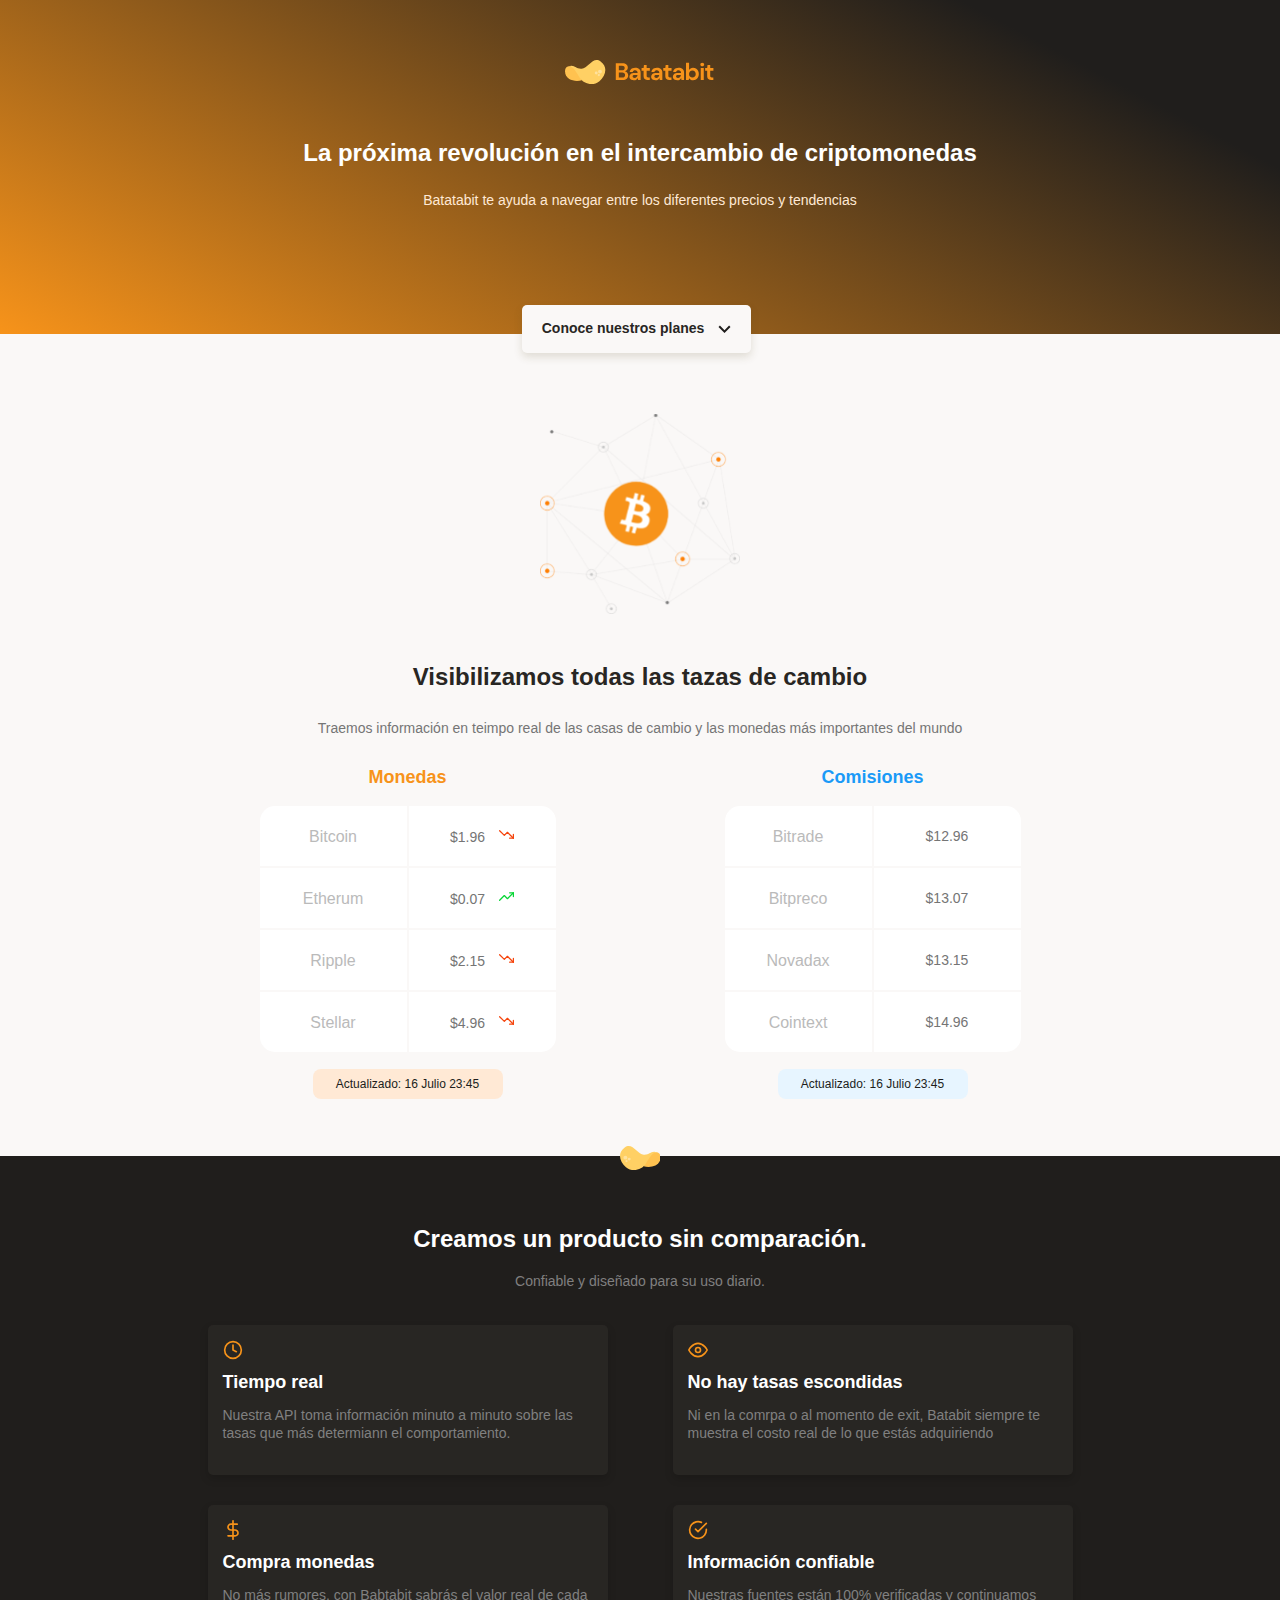
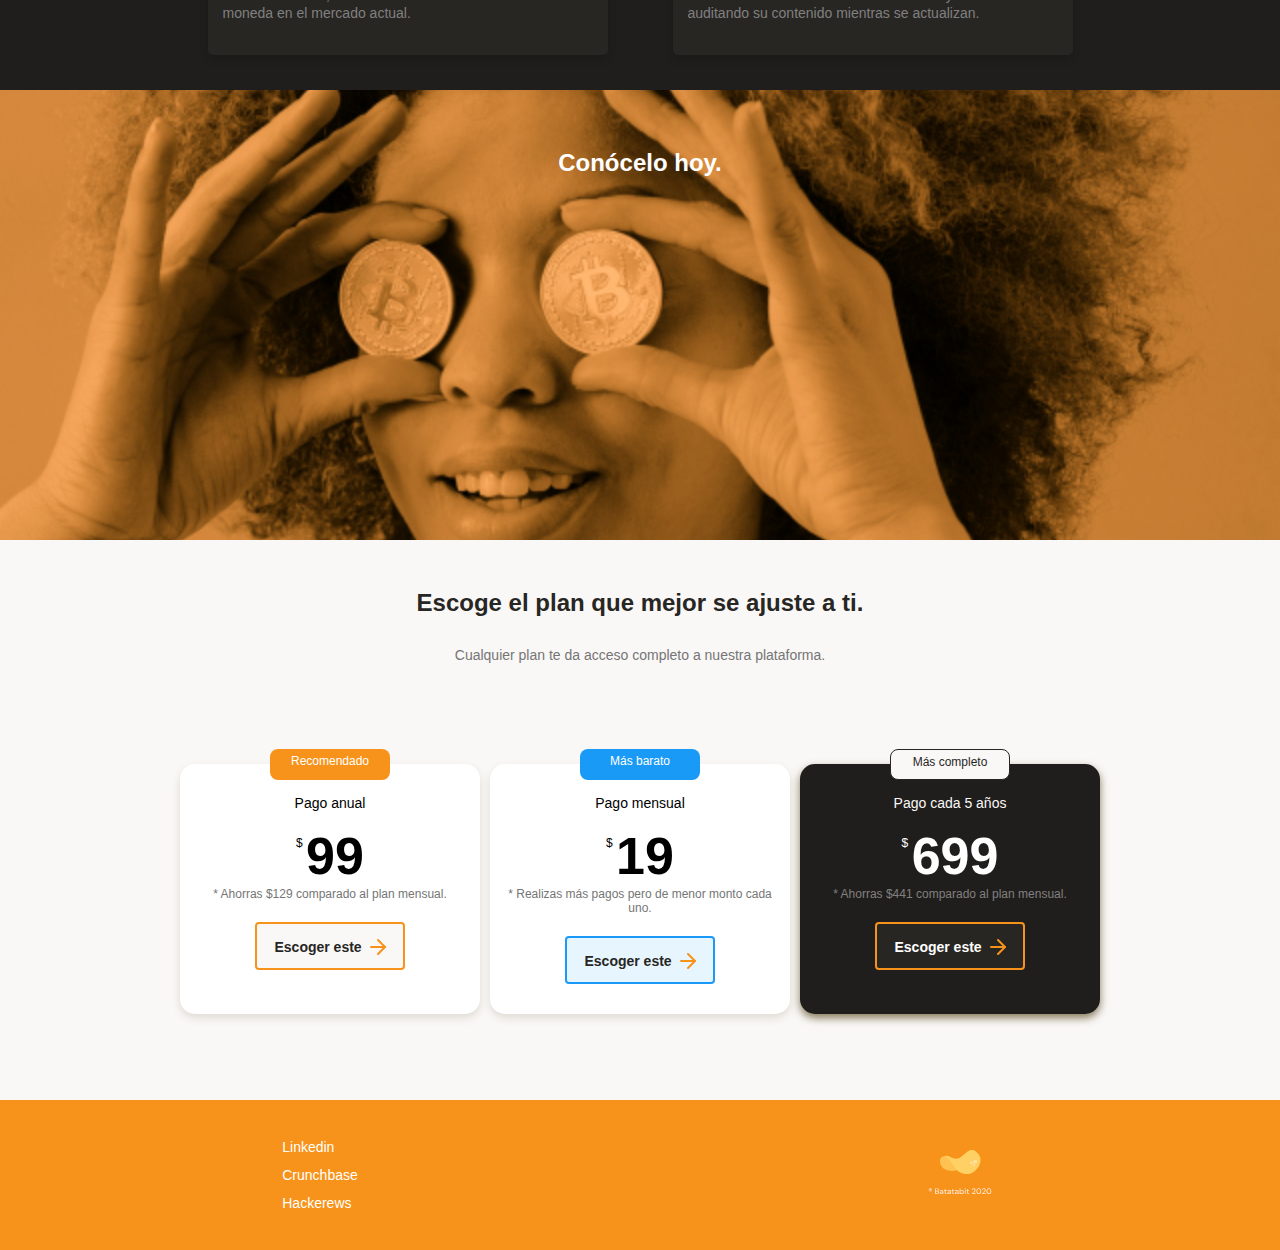
<file: Curso Responsive Design/index.html>
<!DOCTYPE html>
<html lang="en">
<!-- link: 
    https://www.figma.com/file/sMmlQaZldfDcLERYYWe6h4/Bata-Bit?node-id=44%3A594
 -->
 <head>
    <meta charset="UTF-8">
    <meta http-equiv="X-UA-Compatible" content="IE=edge">
    <meta name="viewport" content="width=device-width, initial-scale=1.0">
    <title>Document</title>
    <link href=“https://fonts.googleapis.com/css2?family=DM+Sans:wght@400;500;700&family=Inter:wght@300;500&display=swap” rel=“stylesheet”>
    <link rel="stylesheet" href="./normalize.css">
    <link rel="stylesheet" href="./style.css">
    <link rel="stylesheet" href="./css/tablet.css" media="(min-width: 930px)">
 </head>
 <body>
    <header>
        <img src="./assets/img/logo.svg" alt="">
        <div class="header--title-container">
            <h1>La próxima revolución en el intercambio de criptomonedas</h1>
            <p>Batatabit te ayuda a navegar entre los diferentes precios y tendencias</p>
            <a href="#plans" class="header--button">Conoce nuestros planes <span></span></a>
                
        </div>
    </header>
    <main>
        <section class="main-exchange-container">
            <div class="backgroundImg"></div>
            <div class="main-exchange-container--title">
                <h2>Visibilizamos todas las tazas de cambio</h2>
                <p>Traemos información en teimpo real de las casas de cambio y las monedas más importantes del mundo</p>
            </div>
            <section class="main-tables-container">
                <div class="main-currency-table">
                    <p class="currency-table--title">Monedas</p>
                    <div class="currency-table--container">
                        <table>
                            <tr>
                                <td class="table__top-left">Bitcoin</td>
                                <td class="table__top-right table__right">$1.96 <span class="down"></span></td>
                            </tr>
                            <tr>
                                <td>Etherum</td>
                                <td class="table__right">$0.07 <span class="up"></span></td>
                            </tr>
                            <tr>
                                <td>Ripple</td>
                                <td class="table__right">$2.15 <span class="down"></span></td>
                            </tr>
                            <tr>
                                <td class="table__bottom-left">Stellar</td>
                                <td class="table__bottom-right table__right">$4.96 <span class="down"></span></td>
                            </tr>
                        </table>
                    </div>
                    <div class="currency-table--date">
                        <p><b>Actualizado:</b>
                             16 Julio 23:45
                        </p>
                    </div>
                </div>
                <!-- Comienzo segunda tabla-->
                <div class="main-comissions-table">
                <p class="comissions-table--title">Comisiones</p>
                <div class="comissions-table--container">
                    <table>
                            <tr>
                                <td class="table__top-left">Bitrade</td>
                                <td class="table__top-right table__right">$12.96 </span></td>
                            </tr>
                            <tr>
                                <td>Bitpreco</td>
                                <td class="table__right">$13.07 </span></td>
                            </tr>
                            <tr>
                                <td>Novadax</td>
                                <td class="table__right">$13.15 </span></td>
                            </tr>
                            <tr>
                                <td class="table__bottom-left">Cointext</td>
                                <td class="table__bottom-right table__right">$14.96 </span></td>
                            </tr>
                        </table>
                    </div>
                    <div class="comissions-table--date">
                        <p><b>Actualizado:</b>
                             16 Julio 23:45
                        </p>
                    </div>
                </div>
                <!-- Fin segunda tabla-->
            </section>

        </section>
        <section class="main-product-detail">
            <span class="product-detail--batata-logo"></span>
            <div class="product-detail--title">
                <h2>Creamos un producto sin comparación.</h2>
                <p>Confiable y diseñado para su uso diario.</p>
            </div>
            <section class="product-cards--contaienr">
                <article class="product-detail--card">
                    <span class="clock"></span>
                    <p class="product--card-title">Tiempo real</p>
                    <p class="product--card-body">Nuestra API toma información minuto a minuto sobre las tasas que más determiann el comportamiento.</p>
                </article>

                <article class="product-detail--card">
                    <span class="eye"></span>
                    <p class="product--card-title">No hay tasas escondidas</p>
                    <p class="product--card-body">Ni en la comrpa o al momento de exit, Batabit siempre te muestra el costo real de lo que estás adquiriendo</p>
                </article>

                <article class="product-detail--card">
                    <span class="dollar-sign"></span>
                    <p class="product--card-title">Compra monedas</p>
                    <p class="product--card-body">No más rumores, con Babtabit sabrás el valor real de cada moneda en el mercado actual.</p>
                </article>

                <article class="product-detail--card">
                    <span class="check-circle"></span>
                    <p class="product--card-title">Información confiable</p>
                    <p class="product--card-body">Nuestras fuentes están 100% verificadas y continuamos auditando su contenido mientras se actualizan.</p>
                </article>
            </section>
        </section>
        <section class="bitcoin-img-container">
            <h2>Conócelo hoy.</h2>
        </section>
        <section id="plans" class="main-plans-container">
            <div class="plans--title">
                <h2>Escoge el plan que mejor se ajuste a ti.</h2>
                <p>Cualquier plan te da acceso completo a nuestra plataforma.</p>
            </div>
            <section class="plans-container--slider">
                <article class="plans-container--card">
                    <p class="recomendado">Recomendado</p>
                    <div class="plan-info-container">
                        <h3 class="plan-card--title">Pago anual</h3>
                        <p class="plan-card--price"><span>$ </span>99</p>
                        <p class="plan-card--saving">* Ahorras $129 comparado al plan mensual.</p>
                        <button class="plan-card--ca">Escoger este <span></span></button>
                    </div>
                </article>
                <!-- Comienzo terera tarjeta-->
                <article class="plans-container--card2">
                    <p class="recomendado2">Más barato</p>
                    <div class="plan-info-container">
                        <h3 class="plan-card2--title">Pago mensual</h3>
                        <p class="plan-card2--price"><span>$ </span>19</p>
                        <p class="plan-card2--saving">* Realizas más pagos pero de menor monto cada uno.</p>
                        <button class="plan-card2--ca">Escoger este <span></span></button>
                    </div>
                </article>
                <!-- Fin terera tarjeta y comienzo de segunda-->
                <article class="plans-container--card3">
                    <p class="recomendado3">Más completo</p>
                    <div class="plan-info-container">
                        <h3 class="plan-card3--title">Pago cada 5 años</h3>
                        <p class="plan-card3--price"><span>$ </span>699</p>
                        <p class="plan-card3--saving">* Ahorras $441 comparado al plan mensual.</p>
                        <button class="plan-card3--ca">Escoger este <span></span></button>
                    </div>
                </article>
                <!-- Fin segunda tarjeta-->
            </section>
        </section>
        <section>
            <article>

            </article>
        </section>
    </main>
    <footer>
        <section class="left">
            <ul>
                <li><a href="#">Linkedin</a></li>
                <li><a href="#">Crunchbase</a></li>
                <li><a href="#">Hackerews</a></li>
            </ul>
        </section>
        <section class="right">
            <img src="./assets/img/logo-footer.svg" alt="Logo de Batatabit 2020">
        </section>
    </footer>
 </body>
</html>
</file>
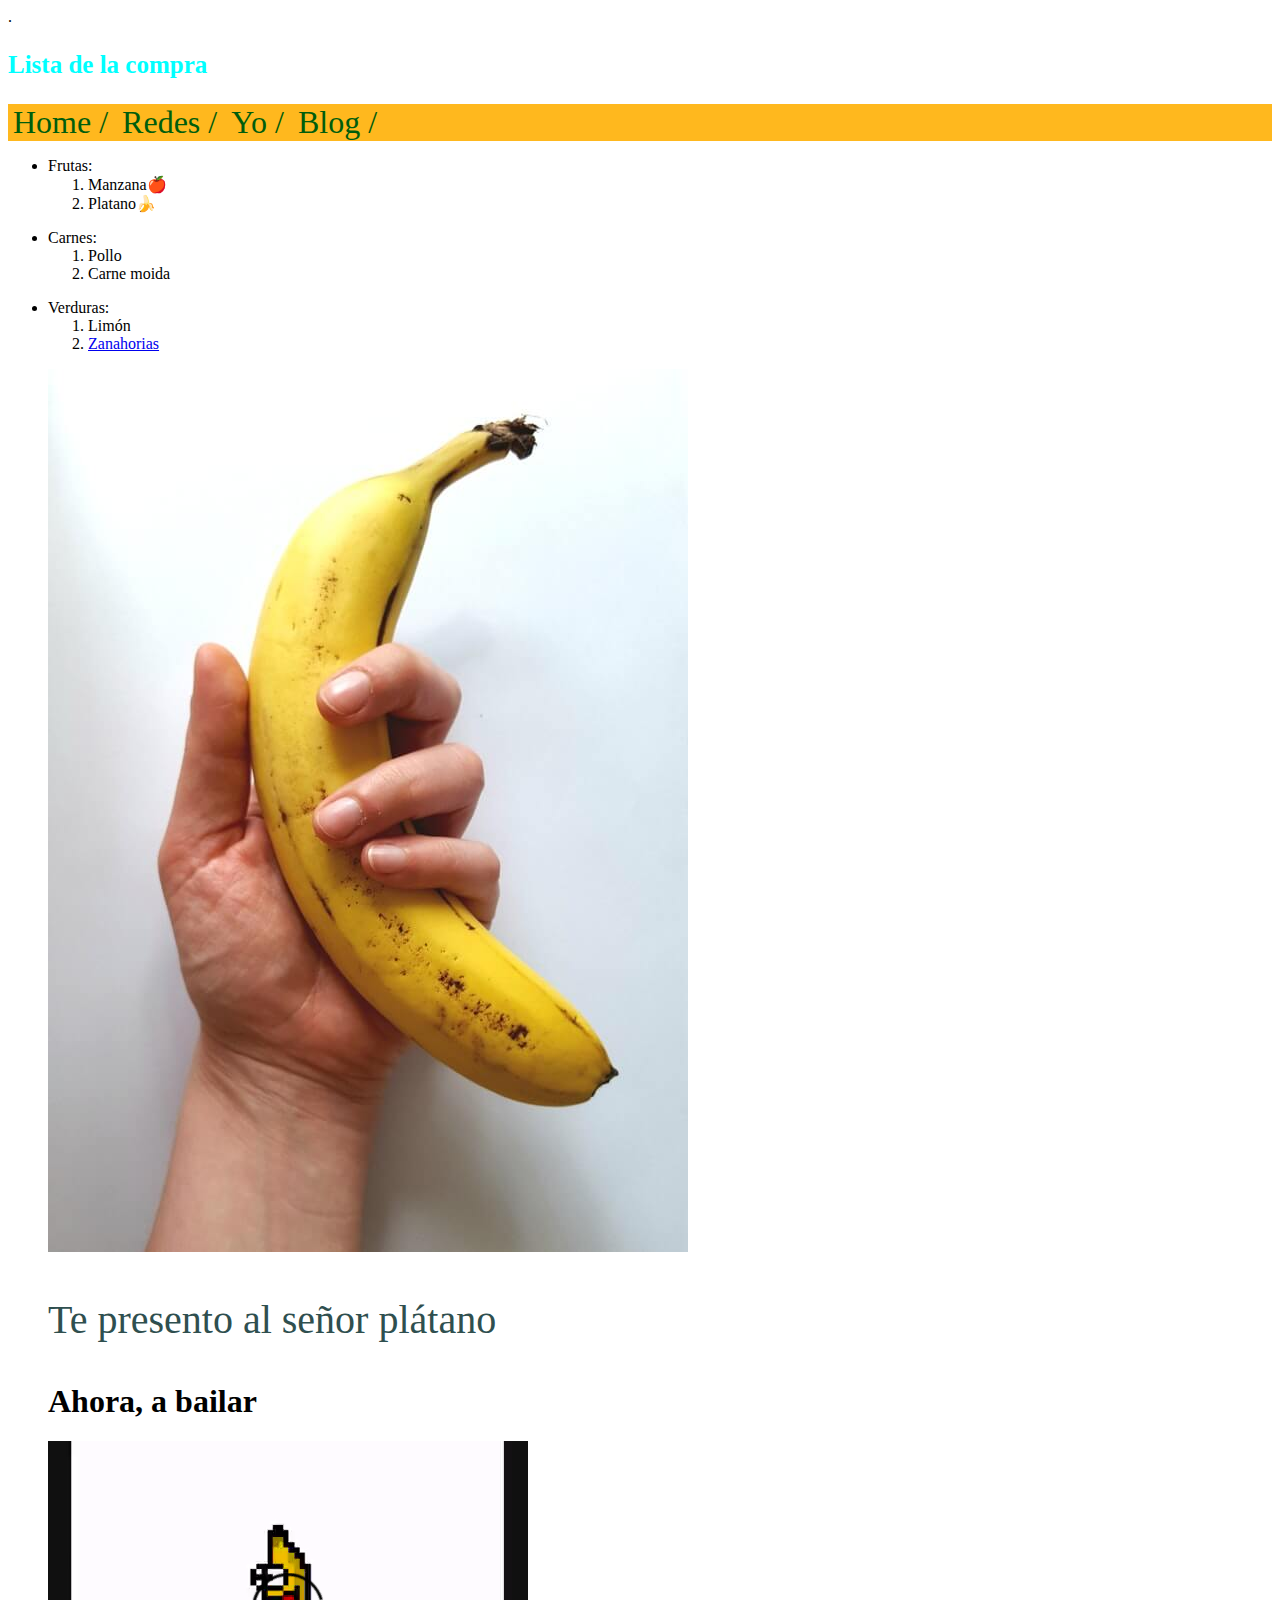
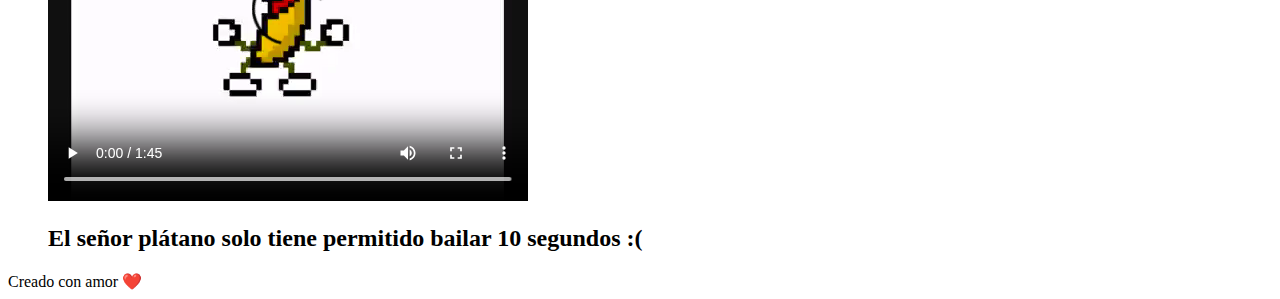
<file: Lista de la compra/index.html>
<!DOCTYPE html>
<html lang="es">.
    <link rel="stylesheet" href="./style.css">
    <body>
        <header>
            <h1>
               <p id="texto">Lista de la compra</p> 
            </h1>
            <nav>
                <ul class="main-nav">
                    <li class="main-nav__item"><a href="">Home</a></li>
                    <li class="main-nav__item"><a href="">Redes</a></li>
                    <li class="main-nav__item"><a href="">Yo</a></li>
                    <li class="main-nav__item"><a href="">Blog</a></li>
                </ul>
            </nav>

        </header>
        <main>
            <ul>
                <li>Frutas:</li>
             <ol>
                <li>Manzana🍎</li>
                <li>Platano🍌</li>
            </ol>
            </ul>
            <ul>
                <li>Carnes:</li>
             <ol>
                <li>Pollo</li>
                <li>Carne moida</li>
            </ol>
            </ul>
            <ul>
                <li>Verduras:</li>
             <ol>
                <li>Limón</li>
                <li><a href='https://www.directoalpaladar.com/ingredientes-y-alimentos/nuestras-mejores-47-recetas-zanahoria'>Zanahorias</a>
                </li>
            </ol>
            </ul>
            <figure>
                <img src="./Small.jpg" alt="Foto de un platano"/>
                <p>Te presento al señor plátano</p>
                <h1>Ahora, a bailar</h1>

                <video controls preload="auto"> <source src="./Plátano_bailando.mp4#t=10,20" > </video>
		<h2>El señor plátano solo tiene permitido bailar 10 segundos :( </h2>
            </figure>



              
        </main>

        <footer>Creado con amor ❤️  </footer>

    </body>


</html>
</file>
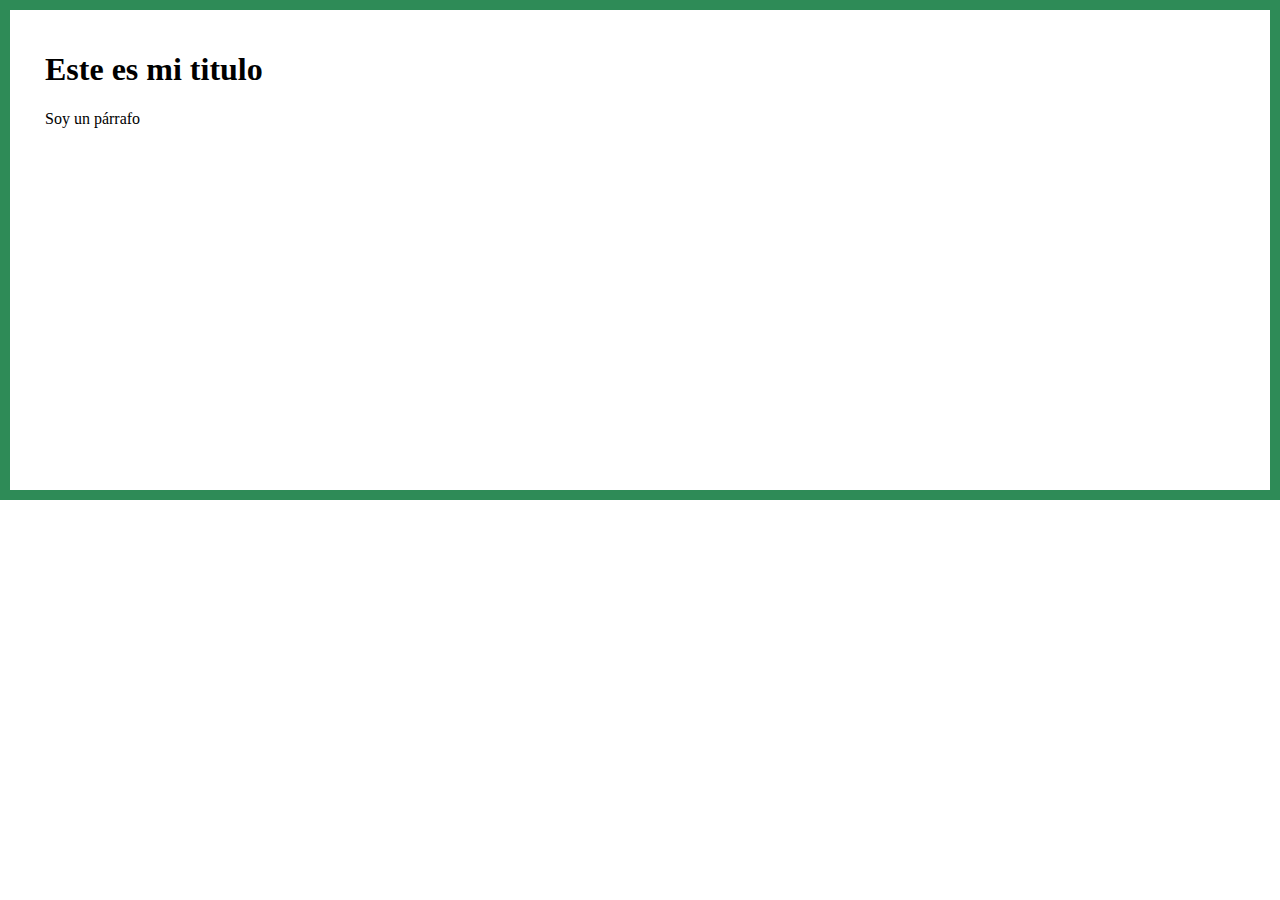
<file: Lista de la compra/Clase Modelo de caja/index.html>
<!DOCTYPE html>
<html lang="en">
<head>
    <meta charset="UTF-8">
    <meta http-equiv="X-UA-Compatible" content="IE=edge">
    <meta name="viewport" content="width=device-width, initial-scale=1.0">
    <title>Modelo de caja</title>
    <link rel="stylesheet" href="./normalize.css">
    <link rel="stylesheet" href="./style.css">

</head>
<body>
    <main>
        <section>
          <h1>Este es mi titulo</h1>  
          <div>
              <p>Soy un párrafo</p>
          </div>
        </section>
    </main>
    
</body>
</html>
</file>
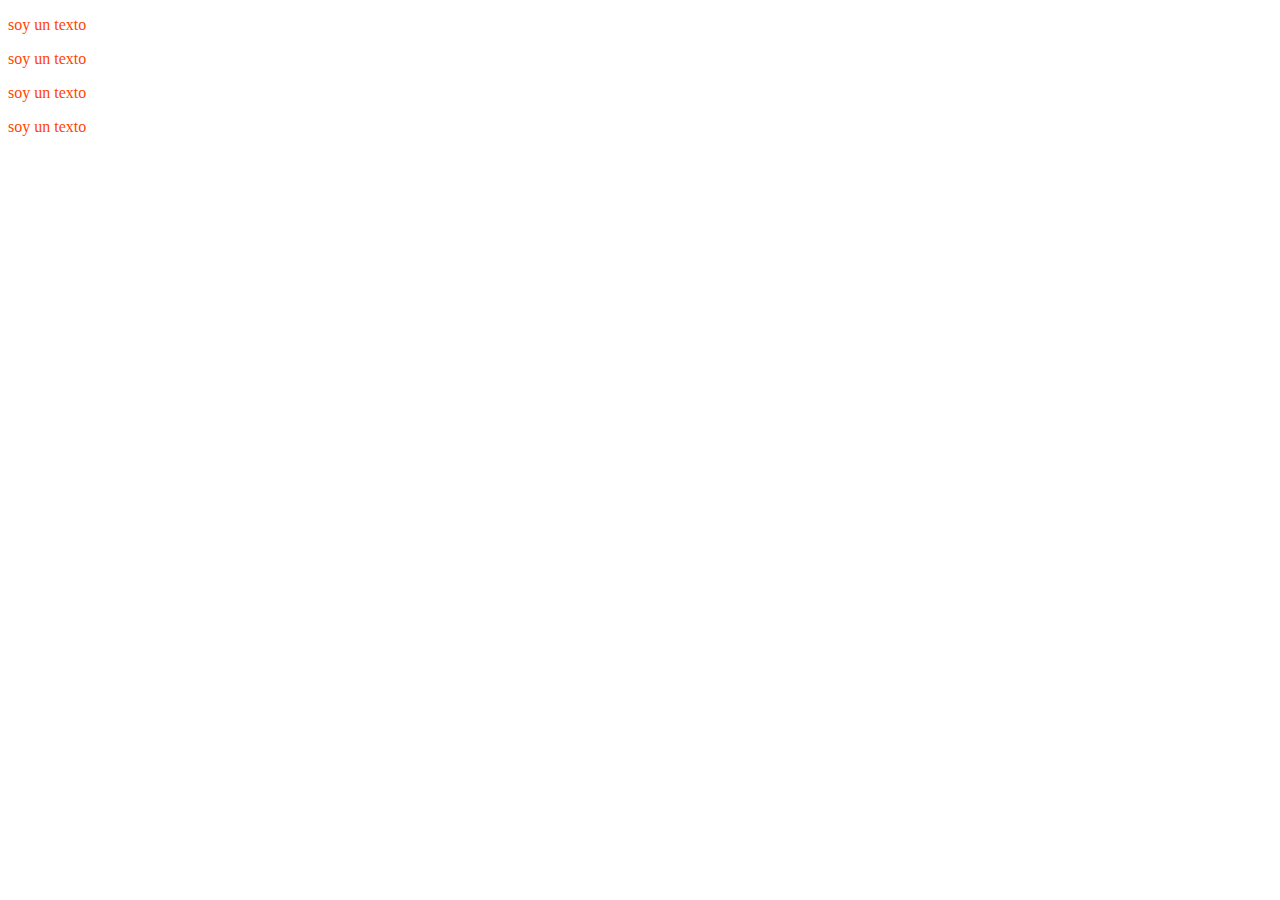
<file: Lista de la compra/ClaseCombinadores/index.html>
<!DOCTYPE html>
<html lang="en">
<head>
    <meta charset="UTF-8">
    <meta http-equiv="X-UA-Compatible" content="IE=edge">
    <meta name="viewport" content="width=device-width, initial-scale=1.0">
    <title>Document</title>
    <link rel="stylesheet" href="./style.css">
</head>
<body>
    <div>
        <article>
            <p>soy un texto</p>
        </article>
        <article>
            <p>soy un texto</p>
        </article>
        <section>
            <div>
                <p>soy un texto</p>
            </div>
        </section>
        <p>soy un texto</p>
<!--         <h2>soy un h2</h2>
        <p>soy un p</p>
        <h2>soy un h2</h2>
        <h3>soy un h3</h3>
        <p>soy un p</p> -->



    </div>

    
</body>
</html>
</file>
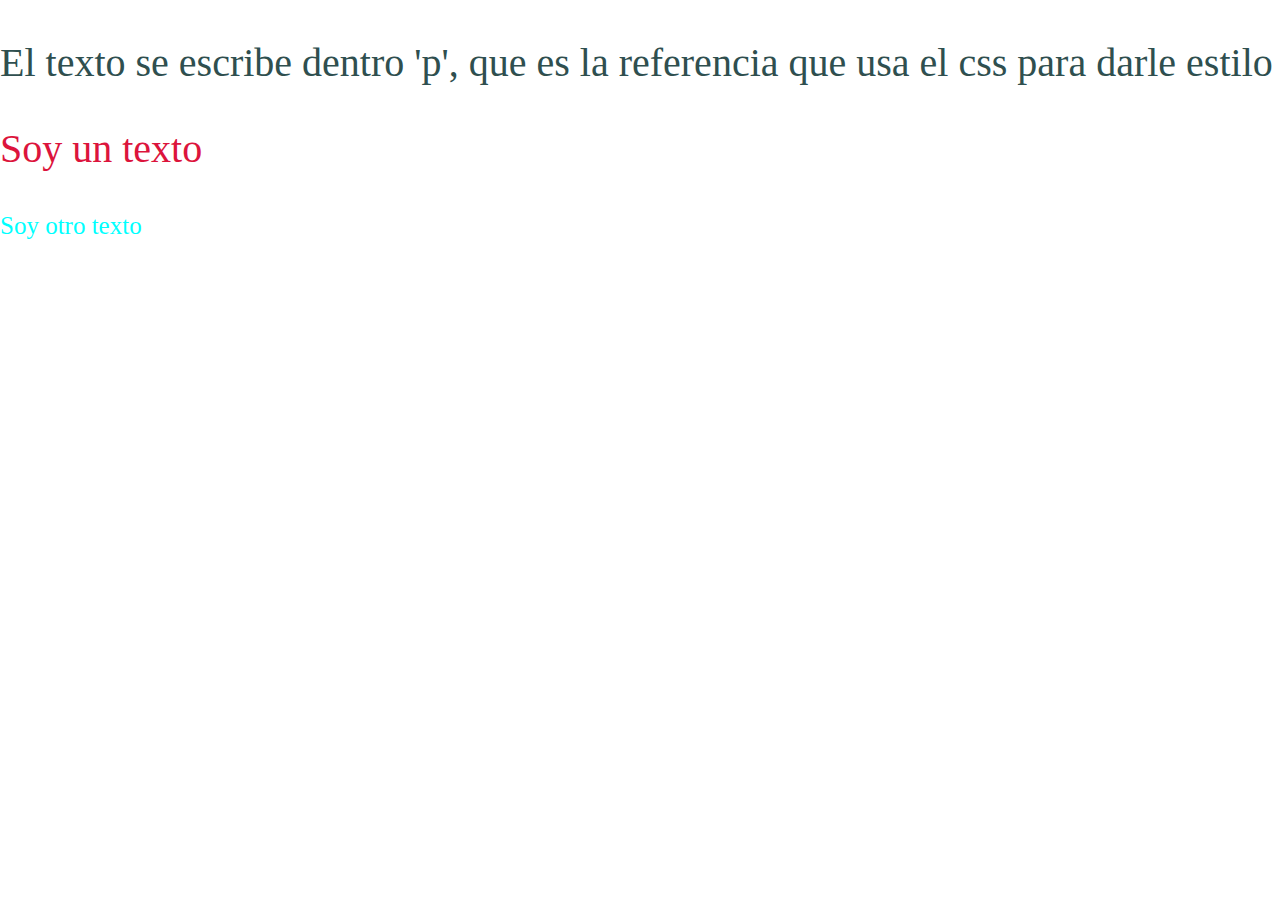
<file: Lista de la compra/ClaseCSS/index.html>
<!DOCTYPE html>
<html lang="en">
<head>
    <meta charset="UTF-8">
    <meta name="viewport" content="width=device-width, initial-scale=1.0">
    <title>Clase CSS</title>
    <link rel="stylesheet" href="./normalize.css">
    <link rel="stylesheet" href="./style.css">

</head>
<body>
    <main>
        <p>El texto se escribe dentro 'p', 
        que es la referencia que
        usa el css para darle estilo</p>
        <p class="parrafo">Soy un texto</p>
        <p id="texto">Soy otro texto</p>
    </main>

    
</body>
</html>
</file>
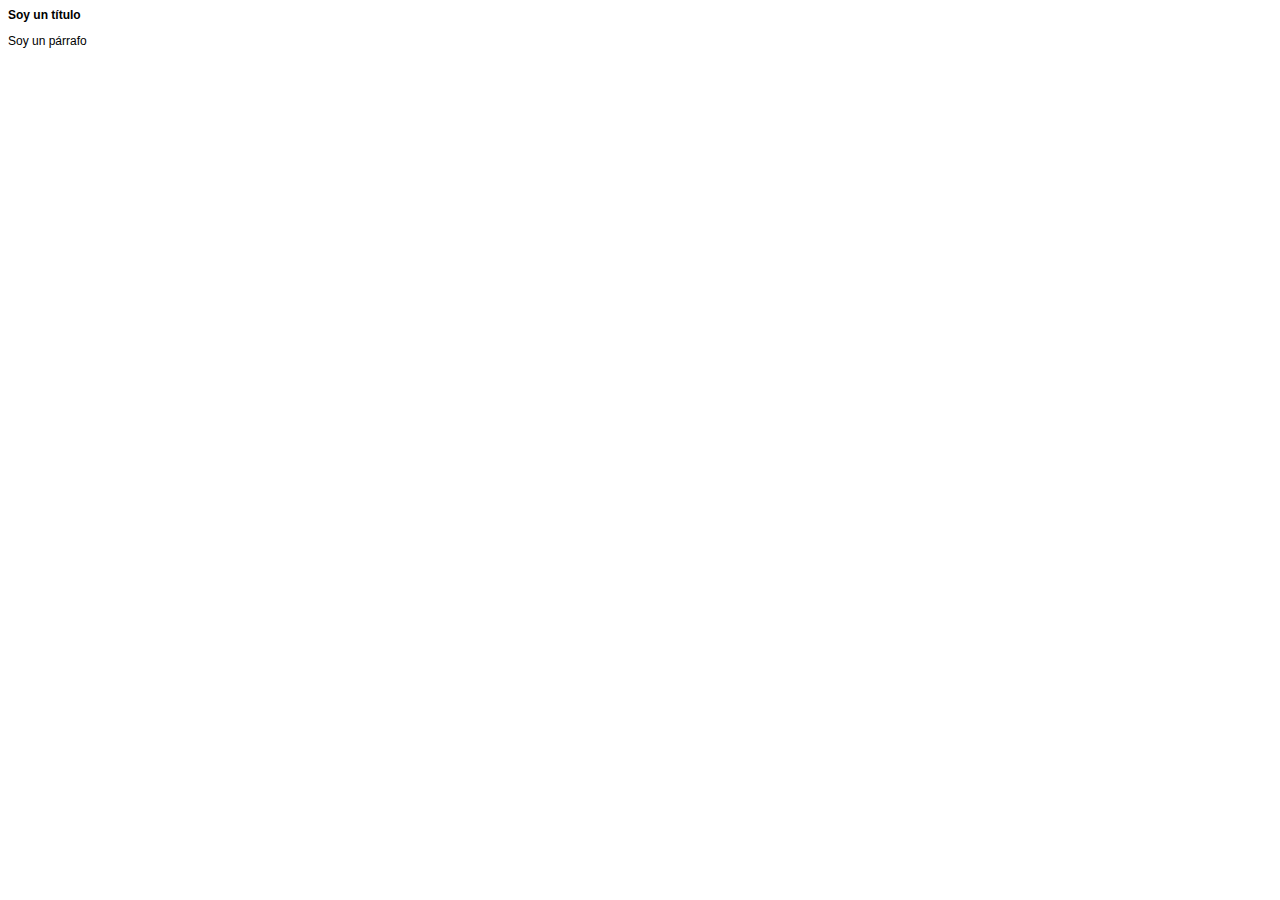
<file: Lista de la compra/ClaseHerencia/index.html>
<!DOCTYPE html>
<html lang="en">
<head>
    <meta charset="UTF-8">
    <meta http-equiv="X-UA-Compatible" content="IE=edge">
    <meta name="viewport" content="width=device-width, initial-scale=1.0">
    <title>Document</title>
    <link rel="stylesheet" href="./style.css">
</head>
<body>
    <main>
        <h1>
            Soy un título
        </h1>
        <p>
            Soy un párrafo
        </p>
    </main>
    
</body>
</html>
</file>
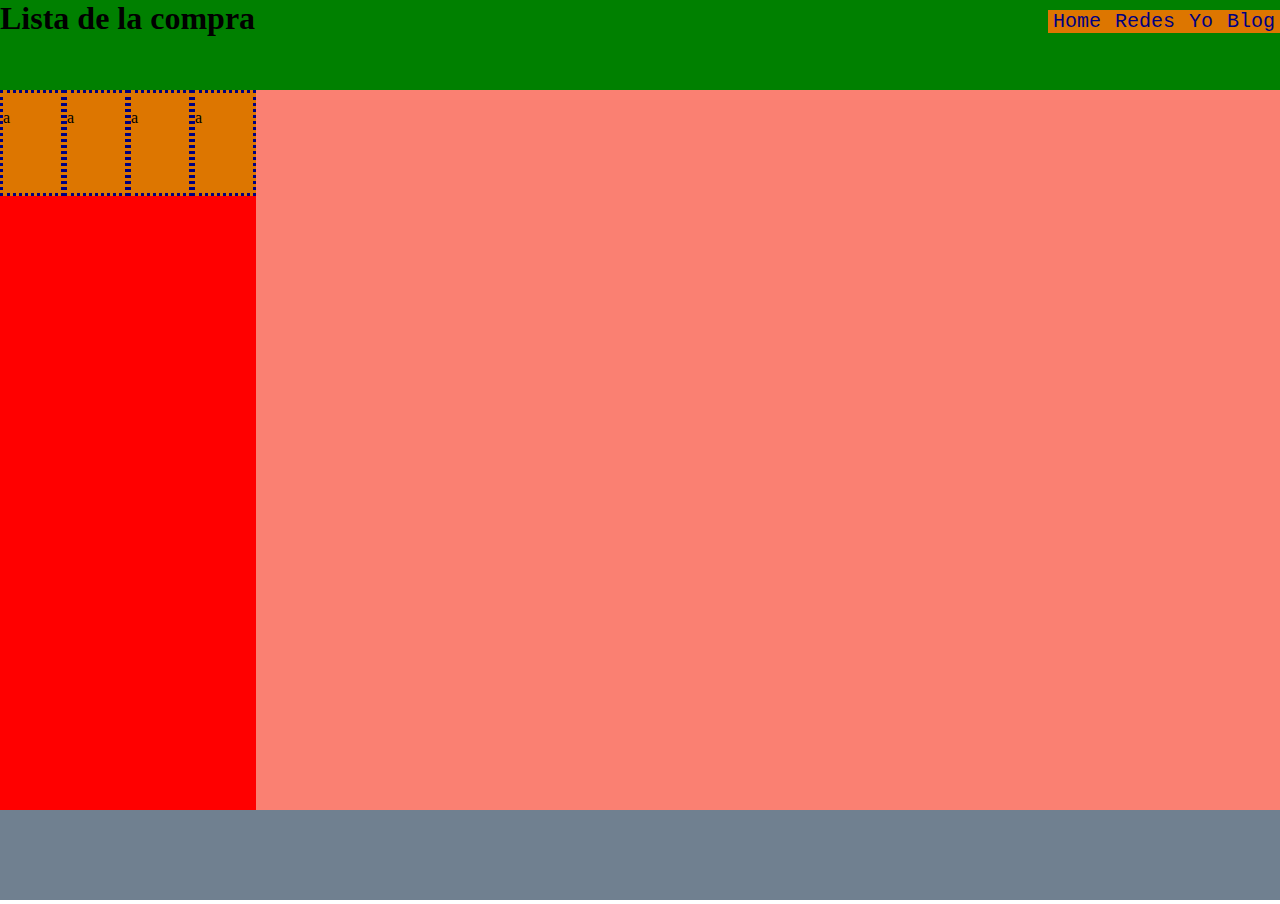
<file: Lista de la compra/ClaseLayout/index.html>
<!DOCTYPE html>
<html lang="en">
<head>
    <meta charset="UTF-8">
    <meta http-equiv="X-UA-Compatible" content="IE=edge">
    <meta name="viewport" content="width=device-width, initial-scale=1.0">
    <title>Document</title>
    <link rel="stylesheet" href="./normalize.css">
    <link rel="stylesheet" href="./style.css">
</head>


<body class=body>
    <header class="body_header">
        <h1 class="h1">
            <p id="texto">Lista de la compra</p> 
         </h1>
         <nav>
             <ul class="header-nav-list">
                 <li class="header-nav__item"><a href="">Home</a></li>
                 <li class="header-nav__item"><a href="">Redes</a></li>
                 <li class="header-nav__item"><a href="">Yo</a></li>
                 <li class="header-nav__item"><a href="">Blog</a></li>
             </ul>
        </nav>
    </header>


    <main class="main">
        
        <section class="body_side-bar">
            
            <section class="body-side-section">
                <p class= "body-side-p">a</p>
            </section>
            <section class="body-side-section">
                <p class= "body-side-p">a</p>
            </section>
            <section class="body-side-section"> 
                <p class= "body-side-p">a</p>
            </section>
            <section class="body-side-section">
                <p class= "body-side-p">a</p>
            </section>

        </section>


        <section class="body_center">
           
        </section>
    </main>

    <footer class="body_footer">
      
    </footer>

    
</body>

</html>
</file>
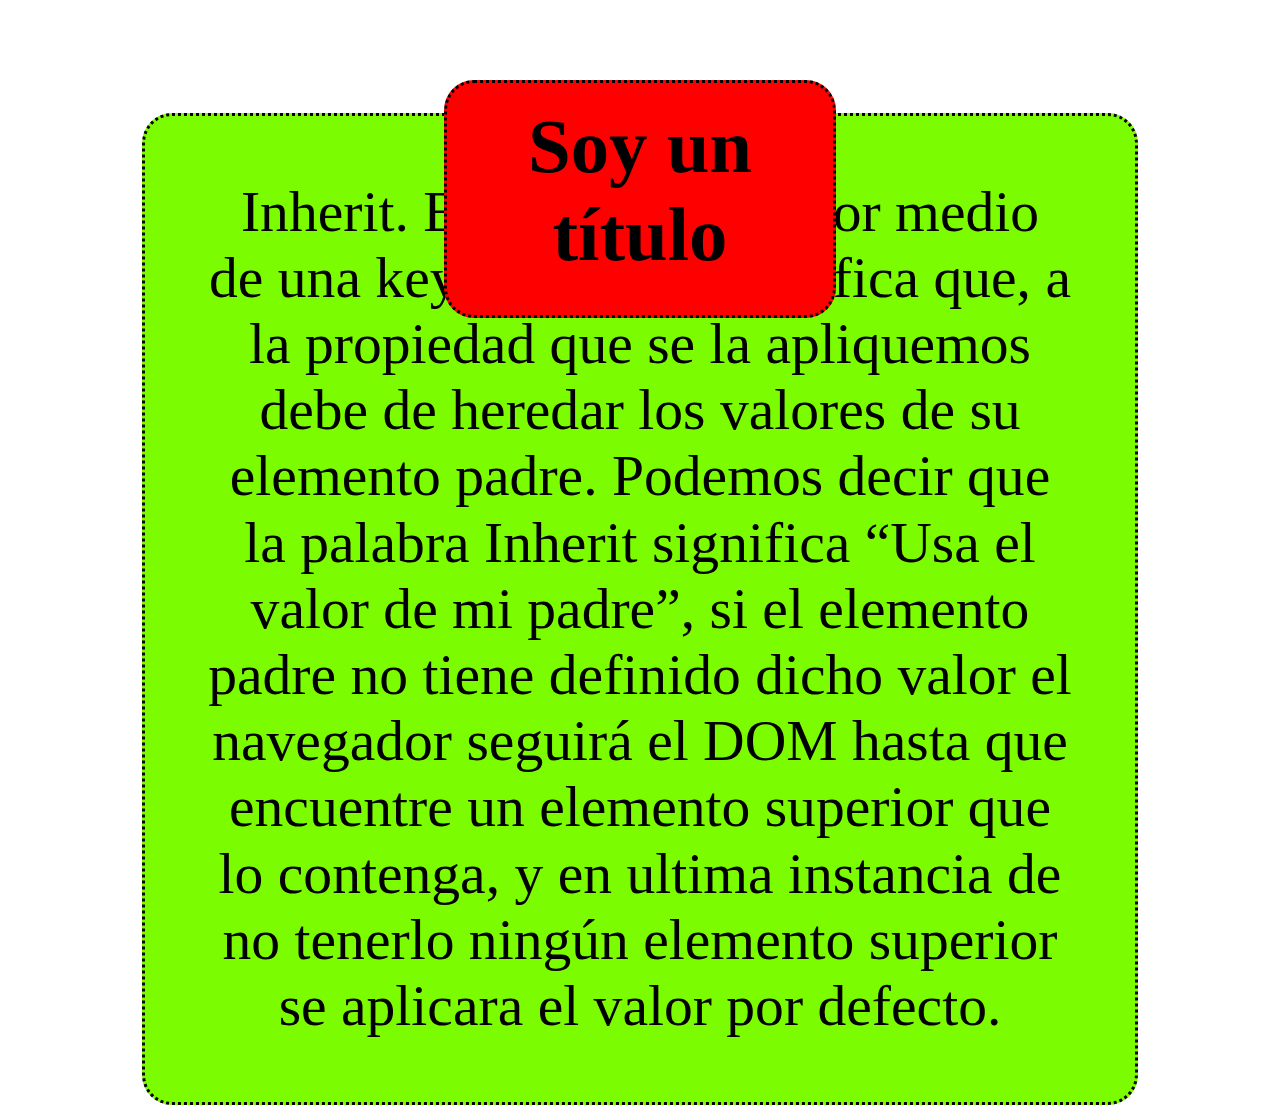
<file: Lista de la compra/ClasePosition/index.html>
<!DOCTYPE html>
<html lang="en">
<head>
    <meta charset="UTF-8">
    <meta http-equiv="X-UA-Compatible" content="IE=edge">
    <meta name="viewport" content="width=device-width, initial-scale=1.0">
    <title>Document</title>
    <link rel="stylesheet" href="./normalize.css">
    <link rel="stylesheet" href="./style.css">

</head>
<body>
    <main>
        <h1 class="titulo">Soy un título</h1>
        <p class="parrafo">
            Inherit. Este es un valor por medio de una keyword que especifica que, a la propiedad que se la apliquemos debe de heredar los valores de su elemento padre. Podemos decir que la palabra Inherit significa “Usa el valor de mi padre”, si el elemento padre no tiene definido dicho valor el navegador seguirá el DOM hasta que encuentre un elemento superior que lo contenga, y en ultima instancia de no tenerlo ningún elemento superior se aplicara el valor por defecto.

        </p>
    </main>
</body>
</html>
</file>
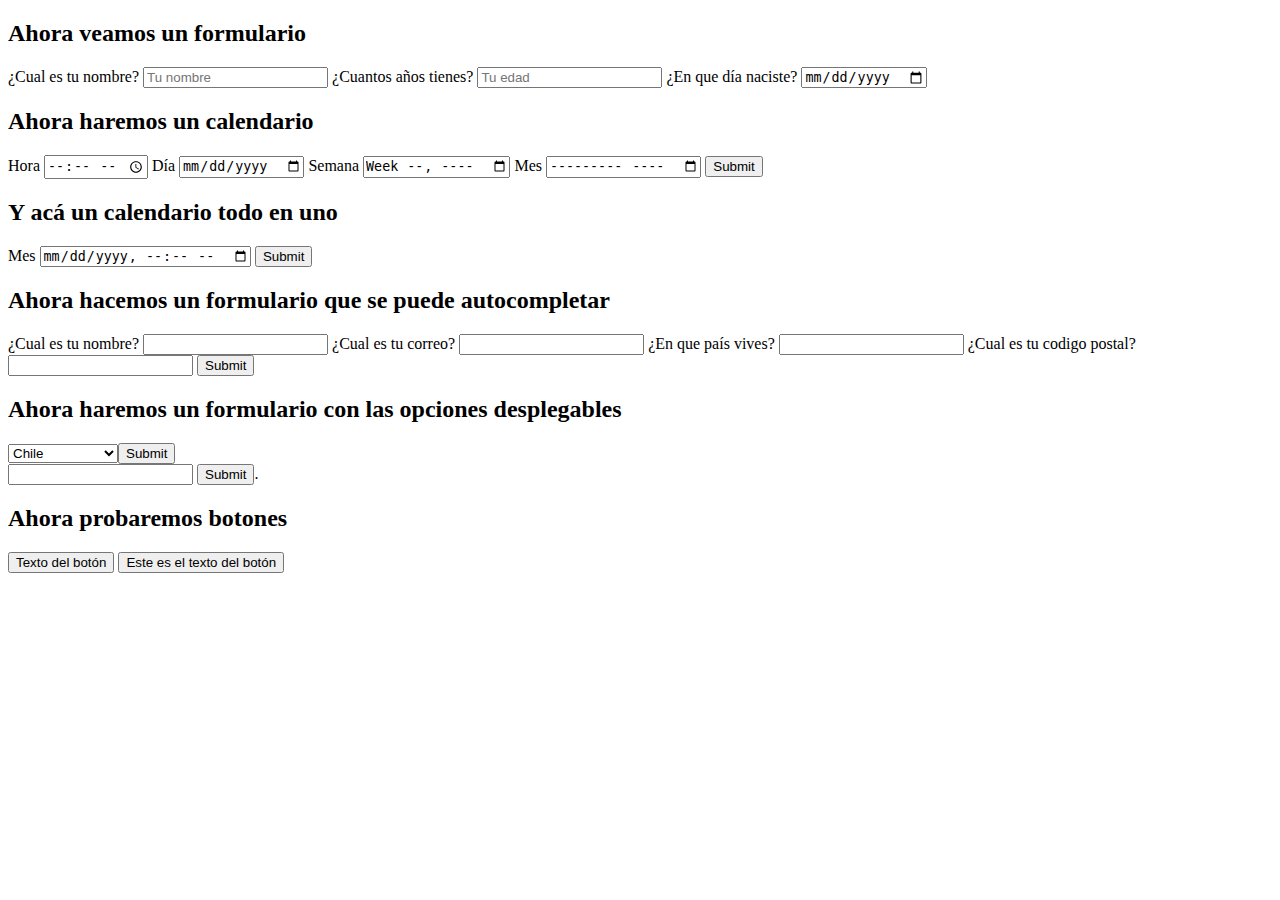
<file: Lista de la compra/formularios.html>
<!DOCTYPE html>
<html lang="en">
<head>
    <meta charset="UTF-8">
    <meta name="viewport" content="width=device-width, initial-scale=1.0">
    <title>Document</title>
</head>
<body>
    <h2>Ahora veamos un formulario</h2>
    <form action="">
        <label for="Nombre">
            <span>¿Cual es tu nombre?</span>
            <input type="text" id="Nombre" placeholder="Tu nombre"/>
        </label>
        <label for="Edad">
            <span>¿Cuantos años tienes?</span>
            <input type="number" id="Edad" placeholder="Tu edad"/>
        </label>
        <label for="fecha-nacimiento">
            <span>¿En que día naciste?</span>
            <input type="date" id="fecha-nacimiento" />
        </label>
    </form>
     <h2>Ahora haremos un calendario</h2>
    <form action="">
        <label for="hora">
            <span>Hora</span>
            <input type="time" id="hora" name="hora"/>
        </label>
        <label for="día">
            <span>Día</span>
            <input type="date" id="día" name="día"/>
        </label>
        <label for="semana">
            <span>Semana</span>
            <input type="week" id="semana" name="semana"/>
        </label>
        <label for="mes">
            <span>Mes</span>
            <input type="month" id="mes" name="mes"/>
        </label>
        <input type="submit"> 
    </form> 
    <h2>Y acá un calendario todo en uno</h2>
    </label>
    <form action="">
        <label for="calendario">
            <span>Mes</span>
            <input type="datetime-local" id="calendario" name="calendario"/>
        </label>
        <input type="submit">
    </form>
    <h2>Ahora hacemos un formulario que se puede autocompletar</h2>
     <form action="">
        <label for="nombre">
            <span>¿Cual es tu nombre?</span>
            <input type="text" name= "nombre" id= "nombre" autocomplete="name" required/>
        </label>
        <label for="correo">
            <span>¿Cual es tu correo?</span>
            <input type="email" name= "correo" id= "correo" autocomplete="email" required/>
        </label>
        <label for="país">
            <span>¿En que país vives?</span>
            <input type="text" name= "país" id= "país" autocomplete="country" required/>
        </label>
        <label for="cp">
            <span>¿Cual es tu codigo postal?</span>
            <input type="text" name= "cp" id= "cp" autocomplete="postal-code" required/>
        </label>
        <input type="submit"> 

    </form>
   <form action="">
    <h2>Ahora haremos un formulario con las opciones desplegables</h2>
        <select name="Paises" id="">
            <option value="Chile">Chile</option>
            <option value="Argentina">Argentina</option>
            <option value="Perú">Perú</option>
            <option value="Arabia Saudita">Arabia Saudita</option>
            <input type="submit"> 
    </form>        

        </select>
        <input list="paises">
        <datalist id="paises">
            <option value="Chile"></option>
            <option value="Argentina"></option>
            <option value="Perú"></option>
            <option value="Arabia Saudita"></option>
                
        </datalist>
        <input type="submit">.

        <h2>Ahora probaremos botones</h2>


        <input type="submit" value="Texto del botón">
        <button type="submit">Este es el texto del botón</button>
</body>
</html>
</file>
<file: Curso Responsive Design/style.css>
/* 
1. Posicionamiento
2. Modelo de caja (Box model)
3. Tipografía
4. Visuales
5. Otros
*/
:root{
    /*colores*/
    --bitcoin-orange: #f7931a;
    --soft-orange: #ffe9d5;
    --secondary-blue: #1a9af7;
    --soft-blue: #e7f5ff;
    --warm-black: #201e1c;
    --black: #282623;
    --grey: #bababa;
    --off-white: #faf8f7;
    --just-white: #fff;
}
*{
    box-sizing:border-box;
    margin:0;
    padding:0;
}
html{
    font-size: 62.5%;
    font-family: "DM Sans", sans-serif;
}
header{
    position: relative;
    display: flex;
    flex-direction: column;
    justify-content: center;
    width: 100%;
    min-width: 320px;
    height: 334px;
    text-align: center;
    background: linear-gradient(207.8deg,#201e1c 16.69%, #f7931a 100%);
    
}
header img{
    width: 150px;
    height: 24px;
    margin-top: 60px;
    align-self: center;
}
.header--title-container{
    width: 90%;
    min-width: 288px;
    max-width: 900px;
    height: 218px;
    margin-top: 40px;
    text-align: center;
    align-self: center;
}
.header--title-container h1 {
    font-size: 2.4rem;
    font-weight: bold;
    line-height: 2.6rem;
    color: var(--just-white);
}
.header--title-container p{
    margin-top: 25px;
    font-size: 1.4rem;
    font-weight: 500;
    line-height: 1.8rem;
    color: var(--soft-orange);


    
}
.header--title-container .header--button {
    position: absolute;
    left: calc(50% - 118px);
    top: 270px;
    display: block;
    margin-top: 35px;
    padding: 15px;
    width: 229px;
    height: 48px;
    background-color: var(--off-white);
    /* Sombra */
    box-shadow: 0px 4px 8px rgba(89, 73, 30, 0.16);
    border: none;
    border-radius: 5px;
    font-size: 1.4rem;
    font-weight: bold;
    text-decoration: none;
    color: var(--black)
}

.header--button span{
    display: inline-block;
    width: 13px;
    height: 8px;
    margin-left: 10px;
    background-image: url('./assets/icons/down-arrow.svg');
}
main{
    width: 100%;
    height: auto;
    background-color:var(--off-white);
}
.main-exchange-container {
    width: 100%;
    height: auto;
    padding-top: 80px;
    padding-bottom: 30px;
    text-align: center;

}
.main-exchange-container--title {
    width: 90%;
    min-width: 288px;
    max-width: 900px;
    margin: 0 auto;
}
.main-exchange-container .backgroundImg {
    width: 200px;
    height: 200px;
    margin: 0 auto;
    margin-bottom: 50px;
    background-image: url("./assets/img/bitcoin.svg");
    background-size: cover;
    background-position: center ;
    background-position: no-repeat;
}
.main-exchange-container h2 {
    margin-bottom: 30px;
    font-size: 2.4rem;
    font-weight: bold;
    line-height: 2.6rem;
    color: var(--black);
}
.main-exchange-container p{
    margin-bottom: 30px;
    font-size: 1.4rem;
    font-weight: 500;
    line-height: 1.6rem;
    color: #757575;   
}
.main-currency-table{
    width: 70%;
    min-width: 235px;
    max-width: 500px;
    height: 360px;
    margin: 0 auto;
    font-family: "Inter", sans-serif ;

    
}
.main-currency-table .currency-table--title {
    margin-bottom: 15px;
    font-size: 1.8rem;
    font-weight: bold;
    line-height: 2.3rem;
    color: var(--bitcoin-orange);
}
.main-currency-table .currency-table--container {
    width: 90%;
    min-width: 230px;
    max-width: 300px;
    height: 250px;
    margin: 0 auto;
}
.currency-table--container table{
    width: 100%;
    height: 100%; 
}
.currency-table--container td{
    width: 50%;
    font-size: 1.6rem;
    font-weight: 500;
    line-height: 1.9rem;
    color: var(--grey);
    background-color: var(--just-white);
}
.currency-table--container .table__top-left  {
    border-radius: 15px 0 0 0;
}
.currency-table--container .table__top-right {
    border-radius: 0 15px 0 0;
}
.currency-table--container .table__bottom-left {
    border-radius: 0 0 0 15px;
}
.currency-table--container .table__bottom-right {
    border-radius: 0 0 15px 0;
}
.currency-table--container .table__right{
    font-size: 1.4rem;
    font-weight: normal;
    line-height: 1.7rem;
    color: #757575;
}
.currency-table--container .down {
    display: inline-block;
    width: 15px;
    height: 15px;
    margin-left: 10px ;
    background-image: url('./assets/icons/trending-down.svg');
    background-size: cover;
    background-position: center;
    background-repeat: no-repeat;
}
.currency-table--container .up {
    display: inline-block;
    width: 15px;
    height: 15px;
    margin-left: 10px ;
    background-image: url('./assets/icons/trending-up.svg');
    background-size: cover;
    background-position: center;
    background-repeat: no-repeat;
}
.currency-table--date {
    width: 190px;
    height: 30px;
    margin: 0 auto;
    margin-top: 15px;
    padding: 8px;
    background-color: var(--soft-orange);
    border-radius: 8px;
}
.currency-table--date p{
    font-size: 1.2rem;
    font-weight: 300;
    line-height: 1.5rem;
    color: var(--warm-black);
}

/* ---------------Segunda tabla------------------ */

.main-comissions-table{
    width: 70%;
    min-width: 235px;
    max-width: 500px;
    height: 360px;
    margin: 0 auto;
    font-family: "Inter", sans-serif ;
}
.main-comissions-table .comissions-table--title {
    margin-bottom: 15px;
    font-size: 1.8rem;
    font-weight: bold;
    line-height: 2.3rem;
    color: var(--secondary-blue);
}
.main-comissions-table .comissions-table--container {
    width: 90%;
    min-width: 230px;
    max-width: 300px;
    height: 250px;
    margin: 0 auto;
    
}
.comissions-table--container table{
    width: 100%;
    height: 100%;
}
.comissions-table--container td{
    width: 50%;
    font-size: 1.6rem;
    font-weight: 500;
    line-height: 1.9rem;
    color: var(--grey);
    background-color: var(--just-white);
}
.comissions-table--container .table__top-left  {
    border-radius: 15px 0 0 0;
}
.comissions-table--container .table__top-right {
    border-radius: 0 15px 0 0;
}
.comissions-table--container .table__bottom-left {
    border-radius: 0 0 0 15px;
}
.comissions-table--container .table__bottom-right {
    border-radius: 0 0 15px 0;
}
.comissions-table--container .table__right{
    font-size: 1.4rem;
    font-weight: normal;
    line-height: 1.7rem;
    color: #757575;
}
.comissions-table--date {
    width: 190px;
    height: 30px;
    margin: 0 auto;
    margin-top: 15px;
    padding: 8px;
    background-color: var(--soft-blue);
    border-radius: 8px;
}
.comissions-table--date p{
    font-size: 1.2rem;
    font-weight: 300;
    line-height: 1.5rem;
    color: var(--warm-black);
}
/* ---------------Fin Segunda tabla------------------ */

.main-product-detail{
    position: relative;
    width: 100%;
    min-width: 320px;
    height: auto;
    padding: 20px 10px;
    background-color: var(--warm-black);
}
.product-detail--batata-logo{
    position: absolute;
    width: 40px;
    height: 25px;
    top: -10px;
    left: calc(50% - 20px);
    background-image: url("./assets/icons/batata.svg");
}
.product-detail--title{
    width: 90%;
    min-width: 288px;
    height: auto;
    margin: 0 auto;
    margin-top: 50px;
    text-align: center;
}
.product-detail--title h2{
    margin-bottom:20px ;
    font-size: 2.4rem;
    font-weight: bold;
    line-height: 2.6rem;
    color: var(--just-white);
}
.product-detail--title p{
    margin-bottom: 20px;
    font-size: 1.4rem;
    font-weight: 500;
    line-height: 1.8rem;
    color: #808080;
}
.product-detail--card{
    width: 90%;
    min-width: 288px;
    max-width: 400px;
    height: 150px;
    margin: 15px auto;
    padding: 15px;
    background-color: var(--black);
    border-radius: 5px;
    box-shadow: 0 4px 8px rgba(0, 0, 0, 0.16);
}
.product-detail--card .clock{
    display: inline-block;
    width: 20px;
    height: 20px;
    margin-bottom: 10px;
    background-image: url('./assets/icons/clock.svg');
    background-size: cover;
    background-position:center ;
    background-repeat: no-repeat;
}
.product-detail--card .eye{
    display: inline-block;
    width: 20px;
    height: 20px;
    margin-bottom: 10px;
    background-image: url('./assets/icons/eye.svg');
    background-size: cover;
    background-position:center ;
    background-repeat: no-repeat;
}
.product-detail--card .dollar-sign{
    display: inline-block;
    width: 20px;
    height: 20px;
    margin-bottom: 10px;
    background-image: url('./assets/icons/dollar-sign.svg');
    background-size: cover;
    background-position:center ;
    background-repeat: no-repeat;
}
.product-detail--card .check-circle{
    display: inline-block;
    width: 20px;
    height: 20px;
    margin-bottom: 10px;
    background-image: url('./assets/icons/check-circle.svg');
    background-size: cover;
    background-position:center ;
    background-repeat: no-repeat;
}
.product--card-title{
    margin-bottom: 15px;
    font-size: 1.8rem;
    font-weight: bold;
    line-height: 1.8rem;
    color: var(--just-white);
}
.product--card-body{
    font-size: 1.4rem;
    font-weight: 500;
    line-height: 1.8rem;
    color: #808080;
}
.bitcoin-img-container{
    width: 100%;
    min-width: 320px;
    height: 50vh;
    background-image: url('./assets/img/bitcoinbaby2x.jpg');
    background-position: center;
    background-size: cover;
    background-repeat: no-repeat;
    text-align: center;
}
.bitcoin-img-container h2{
    padding-top: 60px;
    font-size: 2.4rem;
    font-weight: bold;
    line-height: 2.6rem;
    color: var(--just-white);
}
.main-plans-container {
    width: 100%;
    min-width: 320px;
    padding-bottom: 70px;
    text-align: center;
}
.plans--title {
    width: 90%;
    min-width: 288px;
    height: auto;
    margin: 0 auto;
    margin-bottom: 50px;
    
}
.plans--title h2{
    padding-top: 50px;
    font-size: 2.4rem;
    font-weight: bold;
    line-height: 2.6rem;
    color: var(--black);
}
.plans--title p{
    padding-top: 30px;
    font-size: 1.4rem;
    font-weight: 500;
    line-height: 1.8rem;
    color: #757575;
}
.plans-container--slider{
    display: flex;
    height: 316px;
    overflow-x:scroll;
    overscroll-behavior-x: contain;
    scroll-snap-type: x proximity;
}

.plans-container--card{
    position: relative;
    scroll-snap-align: center ;
    width: 70%;
    min-width: 190px;
    max-width: 300px;
    height: 250px;
    margin: 50px 5px 0;
    padding:0 15px;
    background-color: var(--just-white);  
    border-radius: 15px;
    box-shadow: 0 4px 8px rgba(89,73,30,0.16);  
}
.recomendado{
    position: absolute;
    width: 120px;
    height: 31px;
    top: -15px;
    left: calc(50% - 60px);
    font-size: 1.2rem;
    padding:6px;
    
    background-color: var(--bitcoin-orange);
    border-radius: 8px;
    color: var(--just-white);
}
.plan-card--title{
    padding-top: 30px;
    font-size: 1.4rem;
    font-weight: 500;
    line-height: 1.8rem;
    color: black;
}
.plan-card--price{
    padding: 5px 0;
    font-size: 5.2rem;
    font-weight: bold;
    line-height: 5.3rem;
    color:black;
}
.plan-card--price span{
    font-size: 1.2rem;
    font-weight: 300;
    vertical-align: 27px;   
}
.plan-card--saving{
    font-size: 1.2rem;
    font-weight: 300;
}
.plan-card--saving{
    font-size: 1.2rem;
    color: #757575;
}
.plan-card--ca{
    width: 150px;
    height: 48px;
    margin-top: 20px;
    background-color: #faf8f7;
    border: 2px solid var(--bitcoin-orange);
    border-radius: 4px;
    font-family: "DM Sans", sans-serif;
    font-size: 1.4rem;
    font-weight: bold;
    line-height: 1.8rem;
    color: var(--black);
}
.plan-card--ca span{
    display: inline-block;
    width: 20px;
    height: 20px;
    background-image: url('./assets/icons/orange-right-arrow.svg');
    vertical-align: text-bottom;
}
/* ---------------Comienzo Segunda tarjeta------------------ */
.plans-container--card2{
    position: relative;
    scroll-snap-align: center ;
    width: 70%;
    min-width: 190px;
    max-width: 300px;
    height: 250px;
    margin: 50px 5px 0;
    padding:0 15px;
    background-color: var(--just-white);  
    border-radius: 15px;
    box-shadow: 0 4px 8px rgba(89,73,30,0.16);  
}
.recomendado2{
    position: absolute;
    width: 120px;
    height: 31px;
    top: -15px;
    left: calc(50% - 60px);
    font-size: 1.2rem;
    padding:6px;
    background-color: var(--secondary-blue);
    border-radius: 8px;
    color: var(--just-white);
}
.plan-card2--title{
    padding-top: 30px;
    font-size: 1.4rem;
    font-weight: 500;
    line-height: 1.8rem;
    color: black;
}
.plan-card2--price{
    padding: 5px 0;
    font-size: 5.2rem;
    font-weight: bold;
    line-height: 5.3rem;
    color:black;
}
.plan-card2--price span{
    font-size: 1.2rem;
    font-weight: 300;
    vertical-align: 27px;   
}
.plan-card2--saving{
    font-size: 1.2rem;
    font-weight: 300;
}
.plan-card2--saving{
    font-size: 1.2rem;
    color: #757575;
}
.plan-card2--ca{
    width: 150px;
    height: 48px;
    margin-top: 20px;
    background-color: var(--soft-blue);
    border: 2px solid var(--secondary-blue);
    border-radius: 4px;
    font-family: "DM Sans", sans-serif;
    font-size: 1.4rem;
    font-weight: bold;
    line-height: 1.8rem;
    color: var(--black);
}
.plan-card2--ca span{
    display: inline-block;
    width: 20px;
    height: 20px;
    background-image: url('./assets/icons/orange-right-arrow.svg');
    vertical-align: text-bottom; 
}

/* ---------------Comienzo Tercera tarjeta------------------ */
.plans-container--card3{
    position: relative;
    scroll-snap-align: center ;
    width: 70%;
    min-width: 190px;
    max-width: 300px;
    height: 250px;
    margin: 50px 5px 0;
    padding:0 15px;
    background-color: var(--warm-black);  
    border-radius: 15px;
    box-shadow: 0 4px 8px rgba(89, 73, 30, 0.726);
}
.recomendado3{
    position: absolute;
    width: 120px;
    height: 31px;
    top: -15px;
    left: calc(50% - 60px);
    font-size: 1.2rem;
    border: 1px solid var(--black);
    padding:6px;
    background-color: var(--off-white);
    border-radius: 8px;
    color: var(--black);
     }
.plan-card3--title{
    padding-top: 30px;
    font-size: 1.4rem;
    font-weight: 500;
    line-height: 1.8rem;
    color: var(--off-white) ;
}
.plan-card3--price{
    padding: 5px 0;
    font-size: 5.2rem;
    font-weight: bold;
    line-height: 5.3rem;
    color:var(--just-white);
}
.plan-card3--price span{
    font-size: 1.2rem;
    font-weight: 300;
    vertical-align: 27px;   
}
.plan-card3--saving{
    font-size: 1.2rem;
    font-weight: 300;
}
.plan-card3--saving{
    font-size: 1.2rem;
    color: #808080;
}
.plan-card3--ca{
    width: 150px;
    height: 48px;
    margin-top: 20px;
    background-color: var(--black);
    border: 2px solid var(--bitcoin-orange);
    border-radius: 4px;
    font-family: "DM Sans", sans-serif;
    font-size: 1.4rem;
    font-weight: bold;
    line-height: 1.8rem;
    color: var(--just-white);
}
.plan-card3--ca span{
    display: inline-block;
    width: 20px;
    height: 20px;
    background-image: url('./assets/icons/orange-right-arrow.svg');
    vertical-align: text-bottom; 
    
}
/* ---------------Fin Tercera tarjeta------------------ */
footer{
    display: flex;
    width: 100%;
    height: 150px;
    background-color: var(--bitcoin-orange);
}
footer section {
    display: flex;
    width: 50%;
    justify-content: center;
    align-items: center;
    
}
footer .left ul {
    font-size: 1.4rem;
    font-weight: 500;
    line-height: 1.8rem;
    list-style: none;
}
.left li{
    margin: 10px 0;
}
.left a{
    text-decoration: none;
    color: var(--just-white);
}
</file>
<file: Curso Responsive Design/css/tablet.css>
.main-tables-container{
    display: flex;
    width: 930px;
    margin: 0 auto;
   

}
.product-cards--contaienr{
    display: flex;
    flex-wrap: wrap;
    width: 930px;
    margin: 0 auto;
}
.plans-container--slider{
    justify-content: center;
}
</file>
<file: Lista de la compra/style.css>
/* Etiqueta */
p {
    color: darkslategray ;
    font-size: 40px;
}

/* class */
.parrafo {

color:crimson;
}

/*ID*/
#texto {
    color: cyan;
    font-size: 25px;
}

.main-nav {
    margin-top: 10px;
    list-style: none;
    padding-left: 0px;
    background-color: rgb(255, 184, 30);
}
.main-nav__item {
    display: inline-block;
}
.main-nav__item a {
    color: rgb(0, 93, 12);
    font-size: 32px;
    padding: 5px;
    border-radius: 2px;
    text-decoration: none;
}

.main-nav__item a:hover {
    color:indigo
}

.main-nav__item a:active {
    color:rgb(255, 0, 0)
}

.main-nav__item a::after {
    content: " / ";
}
</file>
<file: Lista de la compra/Clase Modelo de caja/style.css>
*{
    box-sizing: border-box;
}
main{
    width: 100%;
    height: 500px;
    border: 10px solid seagreen;
    padding: 20px 35px;
}
</file>
<file: Lista de la compra/ClaseCombinadores/style.css>
/* h2 ~ p {
    color: orangered;
} */

/* div > p{
    color: orangered;
}
 */

div p{
    color: orangered;
}
</file>
<file: Lista de la compra/ClaseCSS/style.css>
/* Etiqueta */
p {
    color: darkslategray ;
    font-size: 40px;
}

/* class */
.parrafo {

color:crimson;
}

/*ID*/
#texto {
    color: cyan;
    font-size: 25px;
}
</file>
<file: Lista de la compra/ClaseHerencia/style.css>
html {
    font-size: 75%;
    font-family: Verdana, Geneva, Tahoma, sans-serif;
}

h1 {
    font-size: inherit;
}
</file>
<file: Lista de la compra/ClaseLayout/style.css>
.body {
    height: 100vh;
    width: 100vw;
}
.body_header{
    background-color: green;
    min-height: 45px;
    height: 10%;
    width: 100%;
    display: block;
    position: relative;
}
.h1{
    margin: 0px;
    display: inline-block;
}
#texto {
    margin:0px;
}
.header-nav-list{
    position: absolute;
    right: 0px;
    top: 10px;
    list-style: none;
    background-color: rgb(221, 118, 0);
    padding: 0px;
    margin: 0px ;
    text-align: center;
}
.header-nav-list li{
    display: inline;
}
.header-nav__item a {
    color: navy;
    font-size: 20px;
    font-family: monospace;
    text-decoration: none;
    padding-left: 5px;
    padding-right: 5px;
}
.main{
    height: 80%;
    width: 100%;
    background-color: seagreen;
    position: relative;
}

/* -----Side Bar-------- */

.body_side-bar{
    background-color: red;
    /* display: inline-block; */
    position: absolute;
    
    height: 100%;
    width: 20%;
    display: flex;
    
    justify-content: space-evenly   ;
    

}
.body-side-section {

width: 100px ;
height: 100px;/*     
    margin: 10px 30px 10px 30px; */
/*     margin-left: 10px;
    margin-right: 10px;
    margin-top: 30px;
    margin-bottom: 30px; */
    border-color: navy;
    border-style: dotted;
    background-color: rgb(221, 118, 0);

}



/* -----Center-------- */


.body_center{
    background-color: salmon;
    display: inline-block;
    position: absolute;
    right: 0px;
    height: 100%;
    width: 80%;
}
.body_footer {
    background-color: slategray;
    height: 10%;
    width: 100%;
    display: inline-block;
    position: relative;
}
</file>
<file: Lista de la compra/ClasePosition/style.css>
html { font-size: 62.5%; 
}

main {
    position: absolute;
    left: 5vw;
    right: 5vw;

}

.titulo{   
    background-color: rgb(255, 0, 0);
    font-size: 6vw ;
    border-style: dotted;
    border-radius: 3rem; 

    padding: 2rem;
    margin: 4rem auto;
    text-align:center;
    height: 15vw;
    max-width: 30%;
    min-width: 15%;

    position: absolute;
    top: 4rem;
    left: 5rem;
    right: 5rem;
    z-index: 1;

    
}
    
.parrafo{

    background-color: lawngreen;
    font-size: 4.5vw ;
    border-style: dotted;
    border-radius: 3rem;

    margin: 4rem auto;
    padding: 7vh;
    text-align:center;
    max-width: 75%;
    min-width: 5%;  
    max-height: 80vw;
    min-width: 50vw;

    position: absolute;
    top: 7.25rem;
    left: 5rem;
    right: 5rem;

}
</file>
